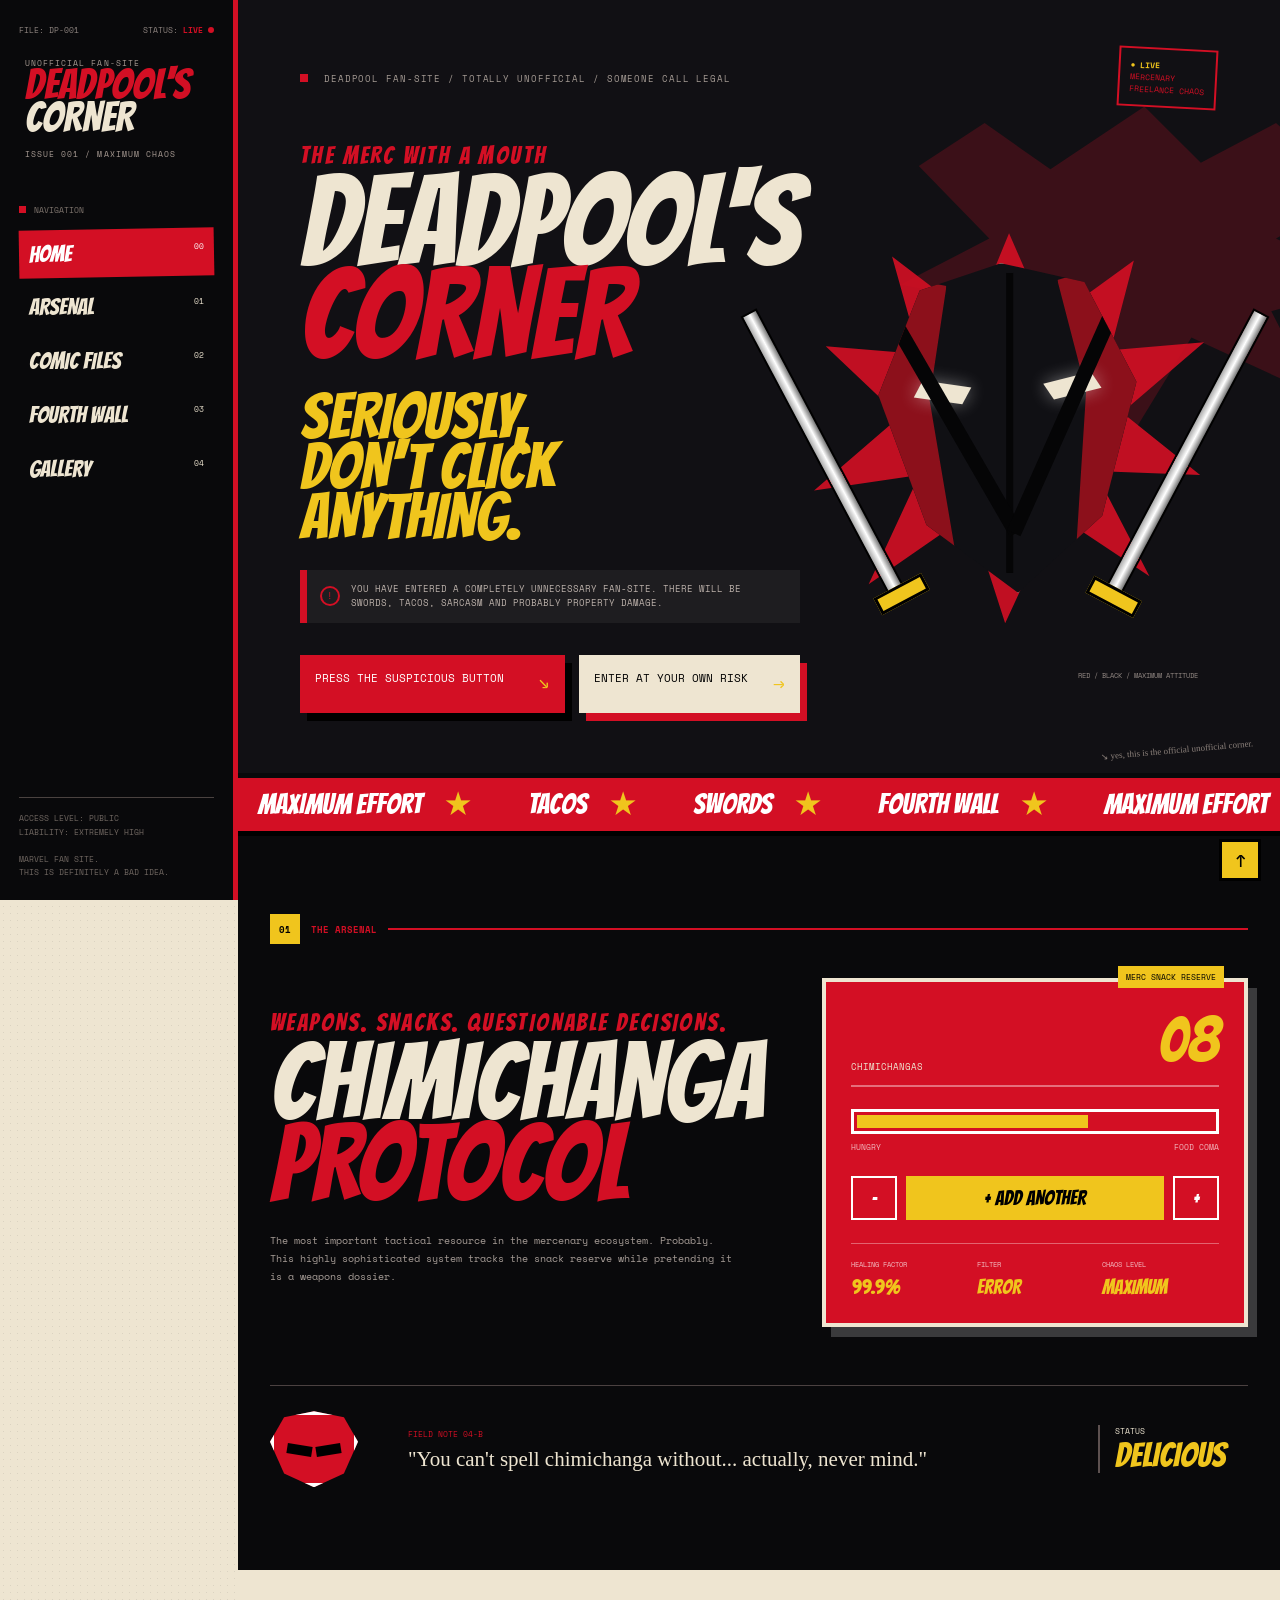
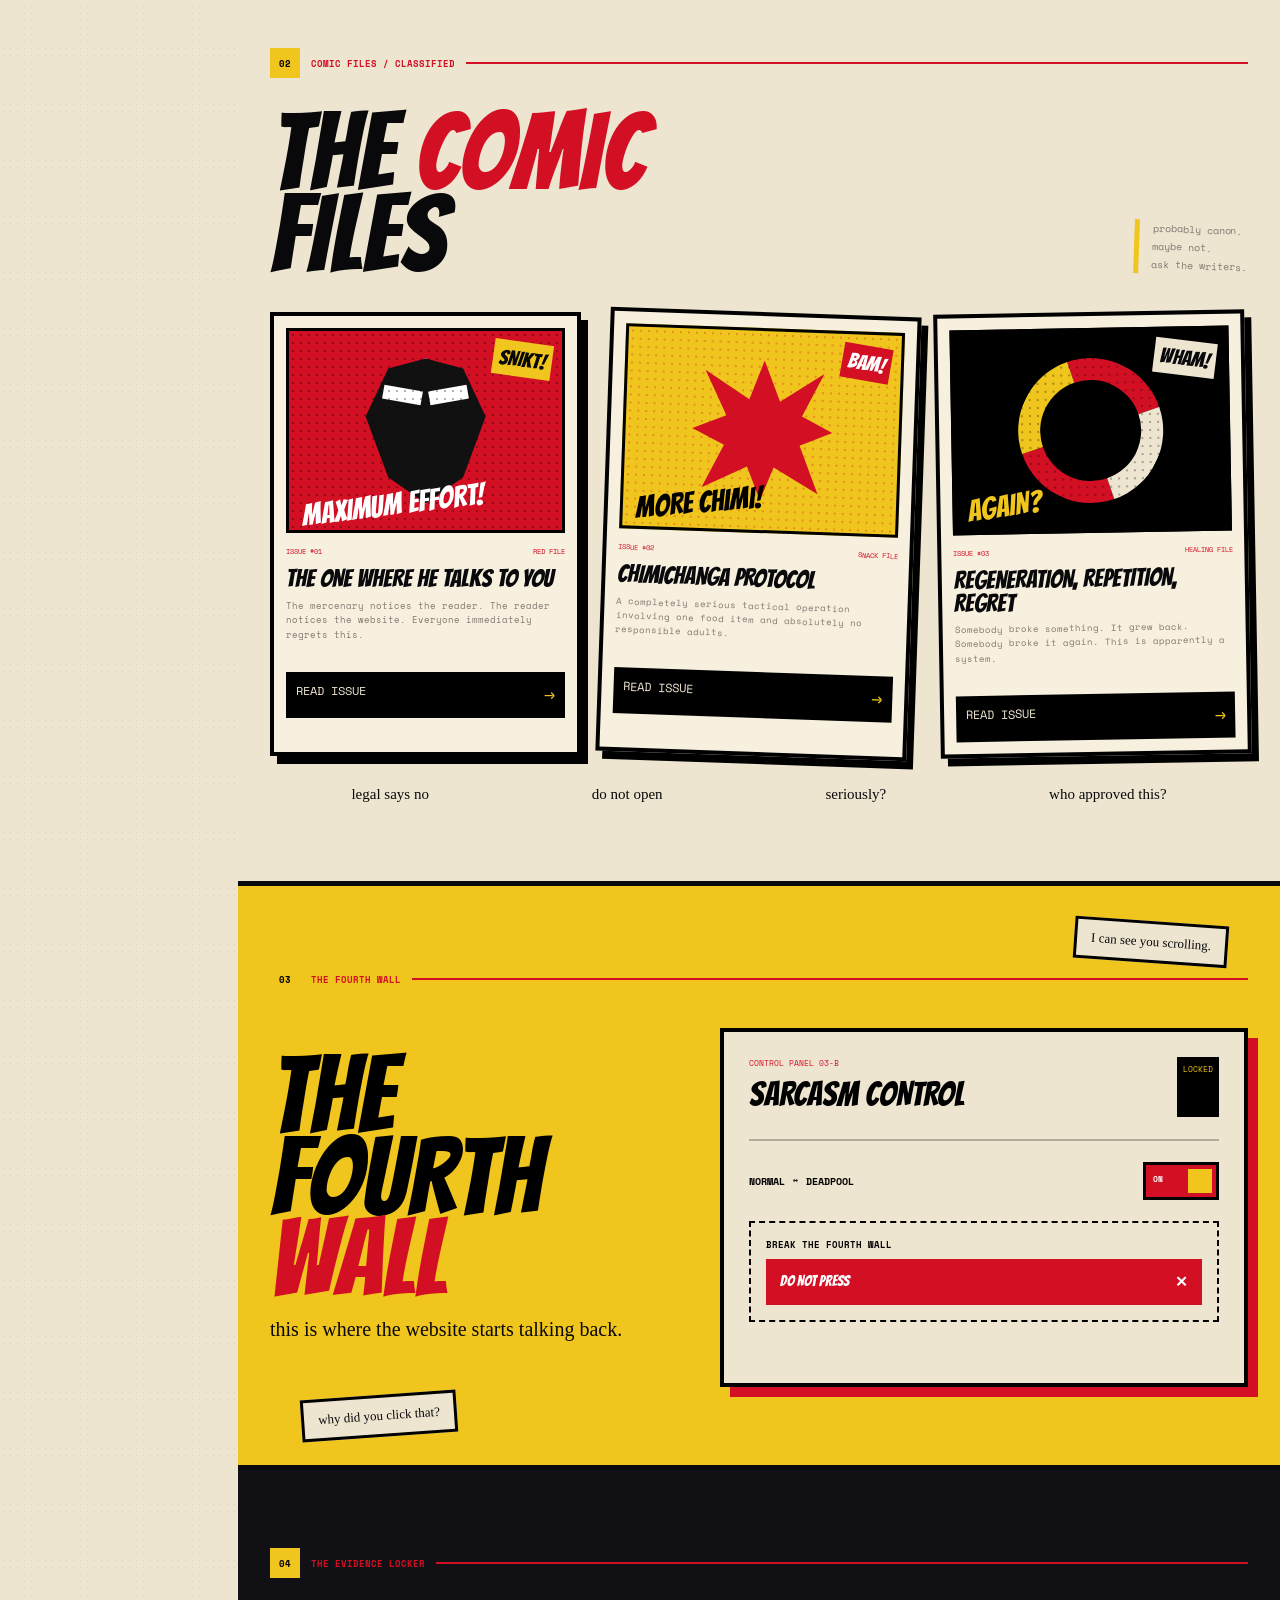
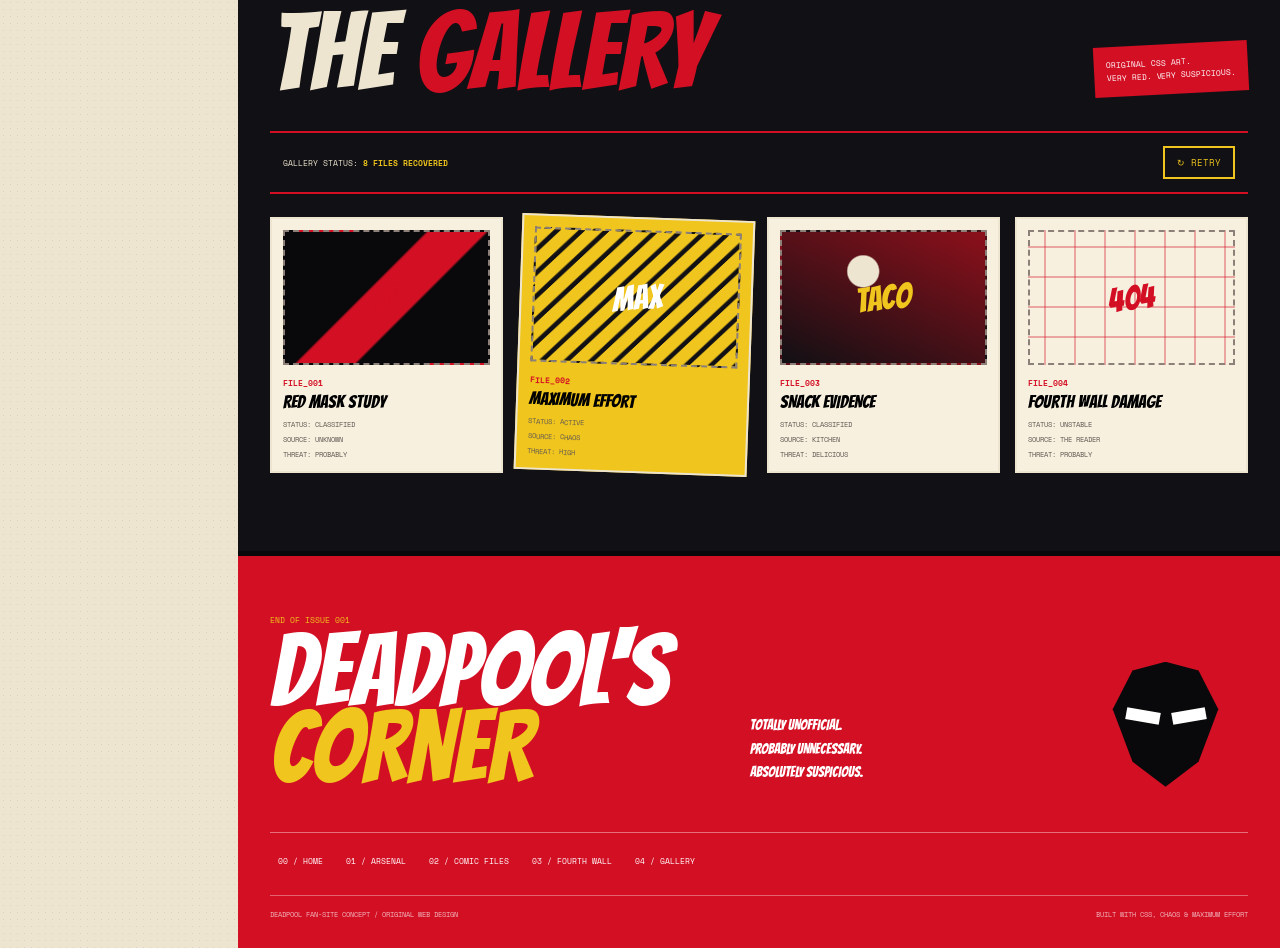
<file: Index-deadpool.html>
<!doctype html>
<html lang="en">
<head>
  <meta charset="utf-8">
  <meta name="viewport" content="width=device-width, initial-scale=1">
  <title>DEADPOOL'S CORNER | Fan Site</title>
  <meta name="description" content="A fictional Deadpool-themed comic-book fan website concept.">
  <meta name="theme-color" content="#09090B">
  <link rel="preconnect" href="https://fonts.googleapis.com">
  <link rel="preconnect" href="https://fonts.gstatic.com" crossorigin>
  <link href="https://fonts.googleapis.com/css2?family=Bangers&family=Permanent+Marker&family=Space+Mono:wght@400;700&display=swap" rel="stylesheet">
  <link rel="stylesheet" href="./Style-deadpool.css">
</head>
<body>
<div class="site-shell" id="site-shell">

  <header class="mobile-header">
    <button class="brand-button" data-scroll="home">DEADPOOL'S<br><span>CORNER</span></button>
    <button class="mobile-menu-button" id="mobile-menu-button" aria-expanded="false">MENU</button>
  </header>

  <aside class="side-rail">
    <div class="rail-file">
      <span>FILE: DP-001</span>
      <span>STATUS: <b>LIVE</b> <i></i></span>
    </div>

    <button class="rail-brand" data-scroll="home">
      <span class="eyebrow">UNOFFICIAL FAN-SITE</span>
      <strong>DEADPOOL'S</strong>
      <strong class="white-ink">CORNER</strong>
      <span class="issue-note">ISSUE 001 / MAXIMUM CHAOS</span>
    </button>

    <div class="rail-label"><span></span> NAVIGATION</div>
    <nav class="desktop-nav">
      <button data-scroll="home" data-nav="home"><span>HOME</span><small>00</small></button>
      <button data-scroll="arsenal" data-nav="arsenal"><span>ARSENAL</span><small>01</small></button>
      <button data-scroll="comics" data-nav="comics"><span>COMIC FILES</span><small>02</small></button>
      <button data-scroll="fourth-wall" data-nav="fourth-wall"><span>FOURTH WALL</span><small>03</small></button>
      <button data-scroll="gallery" data-nav="gallery"><span>GALLERY</span><small>04</small></button>
    </nav>

    <div class="rail-warning">
      ACCESS LEVEL: PUBLIC<br>
      LIABILITY: EXTREMELY HIGH<br><br>
      MARVEL FAN SITE.<br>
      THIS IS DEFINITELY A BAD IDEA.
    </div>
  </aside>

  <nav class="mobile-nav" id="mobile-nav">
    <button data-scroll="home"><span>HOME</span><small>00</small></button>
    <button data-scroll="arsenal"><span>ARSENAL</span><small>01</small></button>
    <button data-scroll="comics"><span>COMIC FILES</span><small>02</small></button>
    <button data-scroll="fourth-wall"><span>FOURTH WALL</span><small>03</small></button>
    <button data-scroll="gallery"><span>GALLERY</span><small>04</small></button>
  </nav>

  <main class="comic-page">

    <section class="hero panel-section" id="home">
      <div class="hero-grid"></div>
      <div class="blood-stroke"></div>

      <div class="top-caption">
        <span class="red-square"></span>
        DEADPOOL FAN-SITE / TOTALLY UNOFFICIAL / SOMEONE CALL LEGAL
      </div>

      <div class="live-stamp">
        <b>● LIVE</b><br>
        MERCENARY<br>
        FREELANCE CHAOS
      </div>

      <div class="hero-layout">
        <div class="hero-copy">
          <p class="kicker">THE MERC WITH A MOUTH</p>
          <h1>DEADPOOL'S<br><em>CORNER</em></h1>
          <p class="hero-headline">SERIOUSLY,<br>DON'T CLICK<br>ANYTHING.</p>

          <div class="hero-note">
            <span class="alert-mark">!</span>
            <span>YOU HAVE ENTERED A COMPLETELY UNNECESSARY FAN-SITE. THERE WILL BE SWORDS, TACOS, SARCASM AND PROBABLY PROPERTY DAMAGE.</span>
          </div>

          <div class="hero-actions">
            <button class="red-button" data-wall-break>PRESS THE SUSPICIOUS BUTTON <span>↘</span></button>
            <button class="dark-button" data-scroll="arsenal">ENTER AT YOUR OWN RISK <span>→</span></button>
          </div>
        </div>

        <div class="emblem-stage">
          <div class="comic-burst"></div>

          <div class="deadpool-mask">
            <div class="mask-eye left"></div>
            <div class="mask-eye right"></div>
            <div class="mask-seam"></div>
            <div class="mask-stripe left"></div>
            <div class="mask-stripe right"></div>
          </div>

          <div class="sword sword-one"></div>
          <div class="sword sword-two"></div>
          <span class="emblem-label">RED / BLACK / MAXIMUM ATTITUDE</span>
        </div>
      </div>

      <div class="margin-note">↘ yes, this is the official unofficial corner.</div>
    </section>

    <div class="marquee">
      <div class="marquee-track">
        <span>MAXIMUM EFFORT <b>★</b></span>
        <span>TACOS <b>★</b></span>
        <span>SWORDS <b>★</b></span>
        <span>FOURTH WALL <b>★</b></span>
        <span>MAXIMUM EFFORT <b>★</b></span>
        <span>TACOS <b>★</b></span>
        <span>SWORDS <b>★</b></span>
        <span>FOURTH WALL <b>★</b></span>
      </div>
    </div>

    <section class="arsenal panel-section dark-section" id="arsenal">
      <div class="content-wrap">
        <div class="section-stamp"><b>01</b><span>THE ARSENAL</span></div>

        <div class="split-layout">
          <div>
            <p class="section-kicker">WEAPONS. SNACKS. QUESTIONABLE DECISIONS.</p>
            <h2>CHIMICHANGA<br><em>PROTOCOL</em></h2>
            <p class="mono-copy">The most important tactical resource in the mercenary ecosystem. Probably. This highly sophisticated system tracks the snack reserve while pretending it is a weapons dossier.</p>
          </div>

          <div class="counter-card">
            <span class="corner-label">MERC SNACK RESERVE</span>
            <div class="card-heading">
              <span>CHIMICHANGAS</span>
              <strong id="chimi-count">08</strong>
            </div>
            <div class="meter"><div id="chimi-meter"></div></div>
            <div class="meter-labels"><span>HUNGRY</span><span>FOOD COMA</span></div>

            <div class="counter-controls">
              <button class="square-button" id="chimi-minus">−</button>
              <button class="yellow-button" id="chimi-add">+ ADD ANOTHER</button>
              <button class="square-button" id="chimi-plus">+</button>
            </div>

            <div class="stat-grid">
              <div><span>HEALING FACTOR</span><b>99.9%</b></div>
              <div><span>FILTER</span><b>ERROR</b></div>
              <div><span>CHAOS LEVEL</span><b>MAXIMUM</b></div>
            </div>
          </div>
        </div>

        <div class="arsenal-strip">
          <div class="mini-mask"><i></i><i></i></div>
          <div>
            <p class="label-red">FIELD NOTE 04-B</p>
            <p class="quote">"You can't spell chimichanga without... actually, never mind."</p>
          </div>
          <div class="side-stat"><span>STATUS</span><strong>DELICIOUS</strong></div>
        </div>
      </div>
    </section>

    <section class="comics panel-section" id="comics">
      <div class="content-wrap">
        <div class="section-stamp"><b>02</b><span>COMIC FILES / CLASSIFIED</span></div>

        <div class="section-intro">
          <h2>THE <em>COMIC</em><br>FILES</h2>
          <p class="margin-copy">probably canon.<br>maybe not.<br>ask the writers.</p>
        </div>

        <div class="comic-grid">
          <article class="comic-card">
            <div class="comic-art red-art">
              <span class="issue-burst">SNIKT!</span>
              <div class="comic-mask-art"></div>
              <b>MAXIMUM EFFORT!</b>
            </div>
            <div class="comic-meta"><span>ISSUE #01</span><span>RED FILE</span></div>
            <h3>THE ONE WHERE HE TALKS TO YOU</h3>
            <p>The mercenary notices the reader. The reader notices the website. Everyone immediately regrets this.</p>
            <button class="read-button" data-read="0">READ ISSUE <span>→</span></button>
          </article>

          <article class="comic-card card-tilt">
            <div class="comic-art yellow-art">
              <span class="issue-burst">BAM!</span>
              <div class="explosion-art"></div>
              <b>MORE CHIMI!</b>
            </div>
            <div class="comic-meta"><span>ISSUE #02</span><span>SNACK FILE</span></div>
            <h3>CHIMICHANGA PROTOCOL</h3>
            <p>A completely serious tactical operation involving one food item and absolutely no responsible adults.</p>
            <button class="read-button" data-read="1">READ ISSUE <span>→</span></button>
          </article>

          <article class="comic-card card-tilt-two">
            <div class="comic-art black-art">
              <span class="issue-burst">WHAM!</span>
              <div class="regeneration-art"></div>
              <b>AGAIN?</b>
            </div>
            <div class="comic-meta"><span>ISSUE #03</span><span>HEALING FILE</span></div>
            <h3>REGENERATION, REPETITION, REGRET</h3>
            <p>Somebody broke something. It grew back. Somebody broke it again. This is apparently a system.</p>
            <button class="read-button" data-read="2">READ ISSUE <span>→</span></button>
          </article>
        </div>

        <div class="archive-notes">
          <span>legal says no</span>
          <span>do not open</span>
          <span>seriously?</span>
          <span>who approved this?</span>
        </div>
      </div>
    </section>

    <section class="wall-section panel-section" id="fourth-wall">
      <div class="content-wrap">
        <div class="section-stamp"><b>03</b><span>THE FOURTH WALL</span></div>

        <div class="wall-layout">
          <div class="wall-heading">
            <h2>THE<br>FOURTH<br><em>WALL</em></h2>
            <p class="hand-note">this is where the website starts talking back.</p>
          </div>

          <div class="control-card">
            <div class="control-top">
              <div>
                <p class="label-red">CONTROL PANEL 03-B</p>
                <h3>SARCASM CONTROL</h3>
              </div>
              <span class="lock-icon">LOCKED</span>
            </div>

            <div class="control-row">
              <div><b>NORMAL</b><small>↔</small><b>DEADPOOL</b></div>
              <button class="toggle" id="sarcasm-toggle"><span>ON</span><i></i></button>
            </div>

            <div class="break-wall-box">
              <span>BREAK THE FOURTH WALL</span>
              <button class="wall-button" data-wall-break>DO NOT PRESS <b>✕</b></button>
            </div>

            <p class="error-message" id="sarcasm-message"></p>
          </div>
        </div>

        <div class="speech-bubble bubble-one">why did you click that?</div>
        <div class="speech-bubble bubble-two">I can see you scrolling.</div>
      </div>
    </section>

    <section class="gallery panel-section" id="gallery">
      <div class="content-wrap">
        <div class="section-stamp"><b>04</b><span>THE EVIDENCE LOCKER</span></div>

        <div class="section-intro">
          <h2>THE <em>GALLERY</em></h2>
          <div class="red-note">ORIGINAL CSS ART.<br>VERY RED. VERY SUSPICIOUS.</div>
        </div>

        <div class="gallery-status">
          <span>GALLERY STATUS: <b id="gallery-count">8 FILES RECOVERED</b></span>
          <button id="gallery-retry">↻ RETRY <small id="retry-count"></small></button>
        </div>

        <div class="file-grid">
          <article class="file-card">
            <div class="file-art file-art-1"><span>DP</span></div>
            <b>FILE_001</b><strong>RED MASK STUDY</strong>
            <small>STATUS: CLASSIFIED</small><small>SOURCE: UNKNOWN</small><small>THREAT: PROBABLY</small>
          </article>

          <article class="file-card yellow-card">
            <div class="file-art file-art-2"><span>MAX</span></div>
            <b>FILE_002</b><strong>MAXIMUM EFFORT</strong>
            <small>STATUS: ACTIVE</small><small>SOURCE: CHAOS</small><small>THREAT: HIGH</small>
          </article>

          <article class="file-card">
            <div class="file-art file-art-3"><span>TACO</span></div>
            <b>FILE_003</b><strong>SNACK EVIDENCE</strong>
            <small>STATUS: CLASSIFIED</small><small>SOURCE: KITCHEN</small><small>THREAT: DELICIOUS</small>
          </article>

          <article class="file-card">
            <div class="file-art file-art-4"><span>404</span></div>
            <b>FILE_004</b><strong>FOURTH WALL DAMAGE</strong>
            <small>STATUS: UNSTABLE</small><small>SOURCE: THE READER</small><small>THREAT: PROBABLY</small>
          </article>
        </div>
      </div>
    </section>

    <footer class="footer">
      <div class="content-wrap">
        <div class="footer-grid">
          <div>
            <p class="label-yellow">END OF ISSUE 001</p>
            <h2>DEADPOOL'S<br><em>CORNER</em></h2>
          </div>

          <div class="footer-copy">
            <p>TOTALLY UNOFFICIAL.</p>
            <p>PROBABLY UNNECESSARY.</p>
            <p>ABSOLUTELY SUSPICIOUS.</p>
          </div>

          <div class="footer-mask">
            <div class="mini-footer-mask"><i></i><i></i></div>
          </div>
        </div>

        <nav class="footer-nav">
          <button data-scroll="home">00 / HOME</button>
          <button data-scroll="arsenal">01 / ARSENAL</button>
          <button data-scroll="comics">02 / COMIC FILES</button>
          <button data-scroll="fourth-wall">03 / FOURTH WALL</button>
          <button data-scroll="gallery">04 / GALLERY</button>
        </nav>

        <div class="copyright">
          <span>DEADPOOL FAN-SITE CONCEPT / ORIGINAL WEB DESIGN</span>
          <span>BUILT WITH CSS, CHAOS & MAXIMUM EFFORT</span>
        </div>
      </div>
    </footer>
  </main>

  <div class="wall-modal" id="wall-modal" hidden>
    <div class="modal-card">
      <p class="label-yellow">MESSAGE FROM BEHIND THE PAGE</p>
      <h2>HEY.</h2>
      <p>You clicked the button. I told you not to. Now the website has officially broken the fourth wall. This is your fault.</p>
      <button class="yellow-button" id="close-wall">PUT IT BACK</button>
    </div>
  </div>

  <div class="toast" id="toast"></div>
  <button class="back-top" data-scroll="home" aria-label="Back to top">↑</button>
</div>

<script src="./main-deadpool.js"></script>
</body>
</html>
</file>
<file: Style-deadpool.css>
@import url('https://fonts.googleapis.com/css2?family=Bangers&family=Permanent+Marker&family=Space+Mono:wght@400;700&display=swap');

:root{
  --black:#09090B;
  --charcoal:#111014;
  --red:#D30F24;
  --red-dark:#8C101B;
  --paper:#EEE5D1;
  --yellow:#F0C51D;
  --muted:#817870;
  --white:#F8F5EC;
  --rail:238px;
}

*{box-sizing:border-box}
html{scroll-behavior:smooth}
body{margin:0;background:var(--black);color:var(--black);font-family:"Space Mono",monospace}
button{border:0;border-radius:0;cursor:pointer;font:inherit}
button:focus-visible{outline:3px solid var(--yellow);outline-offset:3px}
.site-shell{min-height:100vh;overflow:hidden;background:var(--paper);background-image:radial-gradient(rgba(0,0,0,.08) .7px,transparent .9px);background-size:7px 7px}
.comic-page{margin-left:var(--rail)}
.panel-section{position:relative;border-bottom:5px solid var(--black)}
.content-wrap{width:min(1120px,calc(100% - 64px));margin:auto}

.side-rail{position:fixed;z-index:20;inset:0 auto 0 0;width:var(--rail);padding:24px 19px 20px;background:var(--black);color:var(--paper);border-right:5px solid var(--red);display:flex;flex-direction:column}
.rail-file{display:flex;justify-content:space-between;color:#8f8580;font-size:8px}
.rail-file b{color:var(--red)}
.rail-file i{display:inline-block;width:6px;height:6px;background:var(--red);border-radius:50%}
.rail-brand{margin-top:20px;background:none;color:inherit;text-align:left}
.eyebrow,.issue-note{display:block;color:#a99c94;font-size:8px;letter-spacing:.13em}
.rail-brand strong{display:block;color:var(--red);font:42px/.78 Bangers,cursive}
.rail-brand .white-ink{color:var(--paper)}
.issue-note{margin-top:13px}
.rail-label{display:flex;gap:8px;align-items:center;margin:43px 0 13px;color:#80766f;font-size:8px}
.rail-label span{width:7px;height:7px;background:var(--red)}
.desktop-nav{display:grid;gap:6px}
.desktop-nav button,.mobile-nav button{display:flex;justify-content:space-between;width:100%;padding:12px 10px;background:none;color:var(--paper);font:23px Bangers,cursive;text-align:left}
.desktop-nav button:hover,.desktop-nav button.active,.mobile-nav button:hover{background:var(--red);color:white;transform:rotate(-1deg)}
.desktop-nav small,.mobile-nav small{font:8px "Space Mono",monospace}
.rail-warning{margin-top:auto;padding-top:14px;border-top:1px solid #4a4240;color:#716862;font-size:8px;line-height:1.7}
.mobile-header,.mobile-nav{display:none}

.hero{min-height:760px;padding:72px 62px 60px;background:var(--charcoal);color:var(--paper);position:relative}
.hero-grid{position:absolute;inset:0;opacity:.18;background-image:linear-gradient(90deg,transparent 49%,#fff 50%,transparent 51%),linear-gradient(0deg,transparent 49%,#fff 50%,transparent 51%);background-size:42px 42px;mask-image:linear-gradient(90deg,transparent,#000 30%,#000 70%,transparent)}
.blood-stroke{position:absolute;right:-90px;top:100px;width:470px;height:330px;background:var(--red);clip-path:polygon(4% 20%,18% 7%,32% 21%,52% 2%,64% 19%,80% 7%,97% 28%,80% 42%,100% 56%,79% 64%,88% 89%,62% 72%,50% 100%,37% 72%,13% 89%,22% 62%,0 56%,19% 42%);opacity:.22}
.top-caption{position:relative;z-index:3;color:#a59b94;font-size:9px;letter-spacing:.1em}
.red-square{display:inline-block;width:8px;height:8px;margin-right:9px;background:var(--red)}
.live-stamp{position:absolute;z-index:4;right:6%;top:48px;padding:10px;border:2px solid var(--red);color:var(--red);font-size:8px;line-height:1.5;transform:rotate(3deg)}
.live-stamp b{color:var(--yellow)}
.hero-layout{position:relative;z-index:2;display:grid;grid-template-columns:1.05fr .95fr;gap:20px;align-items:center;max-width:1180px;margin:58px auto 0}
.kicker,.section-kicker{margin:0 0 7px;color:var(--red);font:24px Bangers,cursive;letter-spacing:.1em}
h1{margin:0;font:clamp(76px,10vw,154px)/.73 Bangers,cursive}
h1 em,h2 em{color:var(--red);font-style:normal}
.hero-headline{margin:30px 0 0;color:var(--yellow);font:clamp(43px,5vw,75px)/.78 Bangers,cursive}
.hero-note{display:flex;gap:11px;align-items:center;max-width:610px;margin-top:28px;padding:12px 13px;border-left:7px solid var(--red);background:rgba(238,229,209,.06);color:#bcb1aa;font-size:9px;line-height:1.65}
.alert-mark{display:grid;place-items:center;flex:none;width:20px;height:20px;border:2px solid var(--red);border-radius:50%;color:var(--red)}
.hero-actions{display:grid;grid-template-columns:1.2fr 1fr;gap:14px;margin-top:32px}
.red-button,.dark-button{min-height:58px;padding:13px 15px;text-align:left;font:11px "Space Mono",monospace}
.red-button{background:var(--red);color:white;box-shadow:7px 8px 0 #000}
.dark-button{background:var(--paper);color:#000;box-shadow:7px 8px 0 var(--red)}
.red-button span,.dark-button span{float:right;font-size:19px;color:var(--yellow)}
.red-button:hover,.dark-button:hover{transform:translateY(-4px)}
.emblem-stage{position:relative;min-height:520px;display:grid;place-items:center}
.comic-burst{position:absolute;width:390px;height:390px;background:var(--red);clip-path:polygon(50% 0,60% 23%,82% 7%,76% 30%,100% 28%,79% 46%,99% 62%,72% 61%,86% 88%,62% 72%,49% 100%,40% 72%,14% 90%,27% 62%,0 66%,22% 47%,3% 29%,27% 31%,20% 6%,41% 22%);opacity:.9}
.deadpool-mask{position:relative;z-index:2;width:275px;height:330px;background:#101014;clip-path:polygon(20% 7%,50% 0,80% 7%,97% 38%,82% 78%,50% 100%,18% 78%,3% 38%);box-shadow:0 0 0 6px var(--paper),0 0 0 12px var(--red-dark);transform:rotate(-3deg)}
.deadpool-mask:before,.deadpool-mask:after{content:"";position:absolute;top:0;width:82px;height:100%;background:var(--red-dark)}
.deadpool-mask:before{left:0;clip-path:polygon(0 0,100% 6%,72% 40%,100% 100%,0 100%)}
.deadpool-mask:after{right:0;clip-path:polygon(0 6%,100% 0,100% 100%,0 100%,28% 40%)}
.mask-eye{position:absolute;z-index:3;top:117px;width:49px;height:18px;background:var(--paper);box-shadow:0 0 16px rgba(255,255,255,.4)}
.mask-eye.left{left:48px;transform:rotate(11deg) skew(-20deg)}
.mask-eye.right{right:48px;transform:rotate(-11deg) skew(20deg)}
.mask-seam{position:absolute;z-index:3;left:50%;top:10px;width:7px;height:300px;background:#050506;transform:translateX(-50%) rotate(3deg)}
.mask-stripe{position:absolute;z-index:3;top:48px;width:15px;height:235px;background:#050506}
.mask-stripe.left{left:78px;transform:rotate(-27deg)}
.mask-stripe.right{right:78px;transform:rotate(27deg)}
.sword{position:absolute;z-index:4;width:14px;height:310px;background:linear-gradient(90deg,#aaa,#fff,#777);box-shadow:0 0 0 2px #000;transform-origin:bottom}
.sword:after{content:"";position:absolute;bottom:-18px;left:-17px;width:48px;height:13px;background:var(--yellow);border:3px solid #000}
.sword-one{right:20%;top:110px;transform:rotate(28deg)}
.sword-two{left:18%;top:110px;transform:rotate(-28deg)}
.emblem-label{position:absolute;bottom:7px;right:0;color:#8f8580;font-size:7px}
.margin-note{position:absolute;right:27px;bottom:18px;color:#8c817b;font:9px "Permanent Marker",cursive;transform:rotate(-5deg)}
.marquee{overflow:hidden;padding:10px 0;border-bottom:5px solid #000;background:var(--red);color:#fff}
.marquee-track{display:flex;width:max-content;white-space:nowrap;font:28px Bangers,cursive;animation:marquee 20s linear infinite}
.marquee-track span{padding:0 20px}.marquee-track b{padding:0 18px;color:var(--yellow)}

.dark-section{padding:78px 0;background:var(--black);color:var(--paper)}
.section-stamp{display:flex;align-items:center;gap:11px;margin-bottom:34px;color:var(--red);font-size:9px;font-weight:700}
.section-stamp b{display:grid;place-items:center;width:30px;height:30px;background:var(--yellow);color:#000}
.section-stamp:after{content:"";height:2px;flex:1;background:currentColor}
.split-layout{display:grid;grid-template-columns:.9fr 1.1fr;gap:58px;align-items:center}
h2{margin:0;font:clamp(65px,8.5vw,120px)/.75 Bangers,cursive}
.mono-copy{max-width:470px;margin-top:27px;color:#a89e98;font-size:10px;line-height:1.8}
.counter-card,.control-card{position:relative;border:4px solid var(--paper);padding:25px;background:var(--red);box-shadow:9px 10px 0 rgba(255,255,255,.2)}
.corner-label{position:absolute;top:-16px;right:20px;padding:5px 8px;background:var(--yellow);font-size:8px;color:#000}
.card-heading{display:flex;justify-content:space-between;align-items:end;padding-bottom:12px;border-bottom:2px solid rgba(255,255,255,.4);font-size:9px}
.card-heading strong{color:var(--yellow);font:62px Bangers,cursive}
.meter{height:25px;margin-top:22px;border:3px solid #fff;padding:3px}.meter>div{height:100%;width:65%;background:var(--yellow);transition:.25s}
.meter-labels{display:flex;justify-content:space-between;margin-top:7px;color:rgba(255,255,255,.7);font-size:8px}
.counter-controls{display:grid;grid-template-columns:46px 1fr 46px;gap:9px;margin-top:23px}
.square-button,.yellow-button{min-height:44px;background:var(--yellow);color:#000;font:20px Bangers,cursive}
.square-button{border:2px solid white;background:transparent;color:white}
.stat-grid{display:grid;grid-template-columns:repeat(3,1fr);gap:9px;margin-top:23px;padding-top:15px;border-top:1px solid rgba(255,255,255,.35)}
.stat-grid div{display:flex;flex-direction:column;gap:6px}.stat-grid span{font-size:7px;color:rgba(255,255,255,.7)}.stat-grid b{font:20px Bangers,cursive;color:var(--yellow)}
.arsenal-strip{display:grid;grid-template-columns:110px 1fr 150px;gap:28px;align-items:center;margin-top:58px;padding-top:25px;border-top:1px solid #4b4141}
.mini-mask{position:relative;width:88px;height:76px;background:var(--red);clip-path:polygon(16% 8%,50% 0,84% 8%,100% 40%,84% 82%,50% 100%,16% 82%,0 40%);border:4px solid #fff}
.mini-mask i{position:absolute;top:30px;width:25px;height:10px;background:#000}.mini-mask i:first-child{left:13px;transform:rotate(9deg)}.mini-mask i:last-child{right:13px;transform:rotate(-9deg)}
.label-red,.label-yellow{margin:0 0 7px;color:var(--red);font-size:8px}.label-yellow{color:var(--yellow)}
.quote{margin:0;color:var(--paper);font:21px/1.15 "Permanent Marker",cursive}
.side-stat{border-left:2px solid #5d5150;padding-left:15px;font-size:8px}.side-stat strong{display:block;color:var(--yellow);font:34px Bangers,cursive}

.comics{padding:78px 0;background:var(--paper)}
.section-intro{display:flex;justify-content:space-between;align-items:end;gap:30px;margin-bottom:37px}
.margin-copy{margin:0;border-left:5px solid var(--yellow);padding-left:13px;color:var(--muted);font-size:10px;line-height:1.8;transform:rotate(2deg)}
.comic-grid{display:grid;grid-template-columns:repeat(3,1fr);gap:22px}
.comic-card{padding:12px;border:4px solid #000;background:#f7f0df;box-shadow:7px 8px 0 #000}
.card-tilt{transform:rotate(2deg)}.card-tilt-two{transform:rotate(-1deg)}
.comic-art{position:relative;display:grid;place-items:center;height:205px;overflow:hidden;border:3px solid #000}
.red-art{background:var(--red)}.yellow-art{background:var(--yellow)}.black-art{background:#000}
.comic-art:after{content:"";position:absolute;inset:0;background-image:radial-gradient(#000 1px,transparent 1.5px);background-size:8px 8px;opacity:.3}
.yellow-art:after{background-image:radial-gradient(var(--red) 1px,transparent 1.5px)}
.issue-burst{position:absolute;z-index:2;top:11px;right:10px;padding:6px;background:var(--yellow);font:21px Bangers,cursive;transform:rotate(8deg)}
.yellow-art .issue-burst{background:var(--red);color:#fff}.black-art .issue-burst{background:var(--paper)}
.comic-art>b{position:absolute;z-index:2;bottom:10px;left:12px;color:#fff;font:30px Bangers,cursive;transform:rotate(-7deg)}
.yellow-art>b{color:#000}.black-art>b{color:var(--yellow)}
.comic-mask-art{width:125px;height:145px;background:#111;clip-path:polygon(20% 7%,50% 0,80% 7%,98% 40%,80% 82%,50% 100%,20% 82%,2% 40%);box-shadow:0 0 0 7px var(--paper)}
.comic-mask-art:before,.comic-mask-art:after{content:"";position:absolute;width:39px;height:14px;background:#fff;top:57px}.comic-mask-art:before{margin-left:20px;transform:rotate(10deg)}.comic-mask-art:after{margin-left:66px;transform:rotate(-10deg)}
.explosion-art{width:140px;height:140px;background:var(--red);clip-path:polygon(50% 0,62% 29%,93% 8%,78% 39%,100% 50%,77% 60%,91% 94%,59% 76%,50% 100%,40% 76%,8% 92%,23% 61%,0 50%,24% 40%,8% 8%,40% 28%)}
.regeneration-art{width:145px;height:145px;border:22px solid var(--red);border-radius:50%;border-left-color:var(--yellow);border-right-color:var(--paper);transform:rotate(27deg)}
.comic-meta{display:flex;justify-content:space-between;margin-top:13px;color:var(--red);font-size:7px}
.comic-card h3{margin:11px 0 8px;font:25px/.9 Bangers,cursive}.comic-card p{min-height:58px;margin:0;color:var(--muted);font-size:9px;line-height:1.6}
.read-button{display:flex;justify-content:space-between;width:100%;margin-top:15px;padding:10px;background:#000;color:var(--paper);font:12px "Space Mono",monospace}.read-button span{color:var(--yellow);font-size:18px}
.archive-notes{display:flex;justify-content:space-around;margin-top:30px;font:15px "Permanent Marker",cursive}

.wall-section{padding:78px 0;background:var(--yellow)}
.wall-layout{display:grid;grid-template-columns:.85fr 1.15fr;gap:60px;align-items:center}
.wall-heading h2{color:#000}.hand-note{display:inline-block;margin-top:18px;font:20px "Permanent Marker",cursive}
.control-card{border-color:#000;background:var(--paper);color:#000;box-shadow:10px 10px 0 var(--red)}
.control-top{display:flex;justify-content:space-between;padding-bottom:22px;border-bottom:2px solid rgba(0,0,0,.25)}.control-top h3{margin:5px 0;font:34px Bangers,cursive}.lock-icon{padding:6px;background:#000;color:var(--yellow);font-size:8px}
.control-row{display:flex;justify-content:space-between;align-items:center;padding:21px 0}.control-row>div{display:flex;gap:8px;font-size:10px}
.toggle{position:relative;width:76px;height:38px;padding:3px;border:3px solid #000;background:var(--red);color:#fff}.toggle span{position:absolute;left:7px;top:8px;font:bold 8px "Space Mono"}.toggle i{position:absolute;right:4px;top:4px;width:24px;height:24px;background:var(--yellow);transition:.2s}.toggle.active i{right:43px}
.break-wall-box{padding:15px;border:2px dashed #000}.break-wall-box>span{display:block;margin-bottom:8px;font-size:9px;font-weight:700}.wall-button{display:flex;justify-content:space-between;width:100%;padding:14px;background:var(--red);color:#fff;font:15px Bangers,cursive}
.error-message{min-height:26px;margin:10px 0 0;color:var(--red);font-size:8px}.speech-bubble{position:absolute;padding:10px 14px;border:3px solid #000;background:var(--paper);font:13px "Permanent Marker",cursive}.bubble-one{left:6%;bottom:28px;transform:rotate(-4deg)}.bubble-two{right:5%;top:35px;transform:rotate(4deg)}

.gallery{padding:78px 0;background:var(--charcoal);color:var(--paper)}
.red-note{padding:12px;background:var(--red);color:#fff;font-size:8px;line-height:1.6;transform:rotate(-3deg)}
.gallery-status{display:flex;justify-content:space-between;align-items:center;margin-bottom:23px;padding:13px;border-top:2px solid var(--red);border-bottom:2px solid var(--red);font-size:8px}.gallery-status b{color:var(--yellow)}
#gallery-retry{padding:8px 12px;border:2px solid var(--yellow);background:none;color:var(--yellow);font:9px "Space Mono"}
.file-grid{display:grid;grid-template-columns:repeat(4,1fr);gap:15px}
.file-card{padding:11px;border:2px solid var(--paper);background:#f7f0df;color:#000;font-size:9px}.yellow-card{background:var(--yellow);transform:rotate(2deg)}
.file-art{display:grid;place-items:center;height:135px;margin-bottom:12px;border:2px dashed #8c8078;overflow:hidden}.file-art span{font:34px Bangers,cursive;color:var(--red);transform:rotate(-7deg)}
.file-art-1{background:linear-gradient(135deg,#09090B 0 42%,#D30F24 43% 60%,#09090B 61%)}.file-art-2{background:repeating-linear-gradient(135deg,#F0C51D 0 12px,#111014 13px 17px)}.file-art-2 span{color:#fff}.file-art-3{background:radial-gradient(circle at 40% 30%,#EEE5D1 0 10%,transparent 11%),linear-gradient(25deg,#111014,#8C101B)}.file-art-3 span{color:var(--yellow)}.file-art-4{background-image:linear-gradient(90deg,transparent 48%,#D30F24 49% 51%,transparent 52%),linear-gradient(0deg,transparent 48%,#D30F24 49% 51%,transparent 52%);background-size:30px 30px}
.file-card>b{display:block;color:var(--red);font-size:8px}.file-card>strong{display:block;margin:5px 0 9px;font:18px/.9 Bangers,cursive}.file-card small{display:block;margin-top:4px;color:#625953;font-size:7px}

.footer{padding:58px 0 28px;background:var(--red);color:#fff}
.footer-grid{display:grid;grid-template-columns:1.2fr .8fr .45fr;gap:40px;align-items:end}.footer h2{font-size:clamp(65px,8vw,108px)}.footer h2 em{color:var(--yellow)}
.footer-copy{font:14px/1.4 Bangers,cursive}.footer-copy p{margin:4px 0}
.footer-mask{display:flex;justify-content:center}.mini-footer-mask{position:relative;width:110px;height:125px;background:#09090B;clip-path:polygon(20% 7%,50% 0,80% 7%,98% 38%,80% 80%,50% 100%,20% 80%,2% 38%)}.mini-footer-mask i{position:absolute;top:48px;width:34px;height:12px;background:#fff}.mini-footer-mask i:first-child{left:15px;transform:rotate(10deg)}.mini-footer-mask i:last-child{right:15px;transform:rotate(-10deg)}
.footer-nav{display:flex;flex-wrap:wrap;gap:7px;margin-top:45px;padding-top:16px;border-top:1px solid rgba(255,255,255,.4)}.footer-nav button{padding:6px 8px;background:none;color:#fff;font-size:8px}.footer-nav button:hover{background:var(--yellow);color:#000}
.copyright{display:flex;justify-content:space-between;margin-top:22px;padding-top:13px;border-top:1px solid rgba(255,255,255,.35);color:rgba(255,255,255,.68);font-size:7px}

.wall-modal{position:fixed;inset:0;z-index:50;display:grid;place-items:center;padding:20px;background:rgba(9,9,11,.86)}.wall-modal[hidden]{display:none}
.modal-card{width:min(100%,500px);padding:40px;border:5px solid var(--yellow);background:var(--red);color:#fff;text-align:center;box-shadow:12px 13px 0 #000;transform:rotate(-2deg)}.modal-card h2{font-size:110px;margin:20px 0}.modal-card p:not(.label-yellow){font-size:10px;line-height:1.8}.modal-card .yellow-button{width:100%;margin-top:15px}
.toast{position:fixed;z-index:60;right:20px;bottom:20px;max-width:330px;padding:13px;border:3px solid #000;background:var(--yellow);font:bold 9px/1.5 "Space Mono";opacity:0;transform:translateY(14px);transition:.2s}.toast.visible{opacity:1;transform:none}
.back-top{position:fixed;z-index:30;right:19px;bottom:19px;width:42px;height:42px;border:3px solid #000;background:var(--yellow);font-size:22px}

@keyframes marquee{to{transform:translateX(-50%)}}
@keyframes wallGlitch{25%{filter:contrast(1.7);transform:translateX(4px)}50%{filter:invert(.08);transform:translateX(-4px)}75%{filter:contrast(.8);transform:translateX(2px)}}
.wall-breaking{animation:wallGlitch .18s steps(2) 5}

@media(max-width:900px){
  :root{--rail:0px}.side-rail{display:none}.comic-page{margin-left:0}
  .mobile-header{position:fixed;z-index:25;top:0;display:flex;justify-content:space-between;align-items:center;width:100%;height:64px;padding:10px 16px;background:#09090B;border-bottom:4px solid var(--red)}
  .brand-button{padding:0;background:none;color:var(--red);font:23px/.75 Bangers}.brand-button span{color:#fff}
  .mobile-menu-button{padding:8px 10px;border:2px solid #fff;background:none;color:#fff;font:9px "Space Mono"}
  .mobile-nav{position:fixed;z-index:24;top:64px;display:none;width:100%;padding:8px 13px 12px;background:var(--red);border-bottom:4px solid #000}.mobile-nav.open{display:grid}.mobile-nav button{padding:11px 8px;border-bottom:1px solid rgba(255,255,255,.3);font-size:22px}
  .hero{padding:105px 25px 62px}.hero-layout{grid-template-columns:1fr}.emblem-stage{min-height:360px}.comic-burst{width:300px;height:300px}.deadpool-mask{width:220px;height:265px}.hero-actions{grid-template-columns:1fr}
  .content-wrap{width:min(100% - 36px,650px)}.split-layout,.wall-layout{grid-template-columns:1fr;gap:35px}.comic-grid{grid-template-columns:1fr}.comic-card{max-width:430px}.card-tilt{justify-self:end}.file-grid{grid-template-columns:repeat(2,1fr)}
  .footer-grid{grid-template-columns:1fr}.footer-mask{justify-content:flex-start}.copyright{flex-direction:column}.speech-bubble{display:none}
}
@media(max-width:520px){
  h1{font-size:18vw}.hero{padding-right:17px;padding-left:17px}.top-caption{font-size:7px}.live-stamp{position:relative;top:auto;right:auto;display:inline-block;margin-top:20px}.hero-layout{margin-top:33px}.hero-headline{font-size:13vw}.hero-note{font-size:8px}.emblem-stage{min-height:300px}.comic-burst{width:245px;height:245px}.deadpool-mask{width:175px;height:210px}.mask-eye{top:76px;width:35px;height:13px}.mask-eye.left{left:32px}.mask-eye.right{right:32px}.mask-stripe.left{left:47px}.mask-stripe.right{right:47px}.sword{height:220px}
  .stat-grid{grid-template-columns:1fr}.arsenal-strip{grid-template-columns:1fr}.side-stat{border-left:0;border-top:1px solid #5d5150;padding:12px 0 0}.archive-notes{display:grid;grid-template-columns:1fr 1fr;gap:15px;font-size:12px}.file-grid{grid-template-columns:1fr}.footer h2{font-size:18vw}.modal-card{padding:28px 20px}.modal-card h2{font-size:85px}
}
</file>
